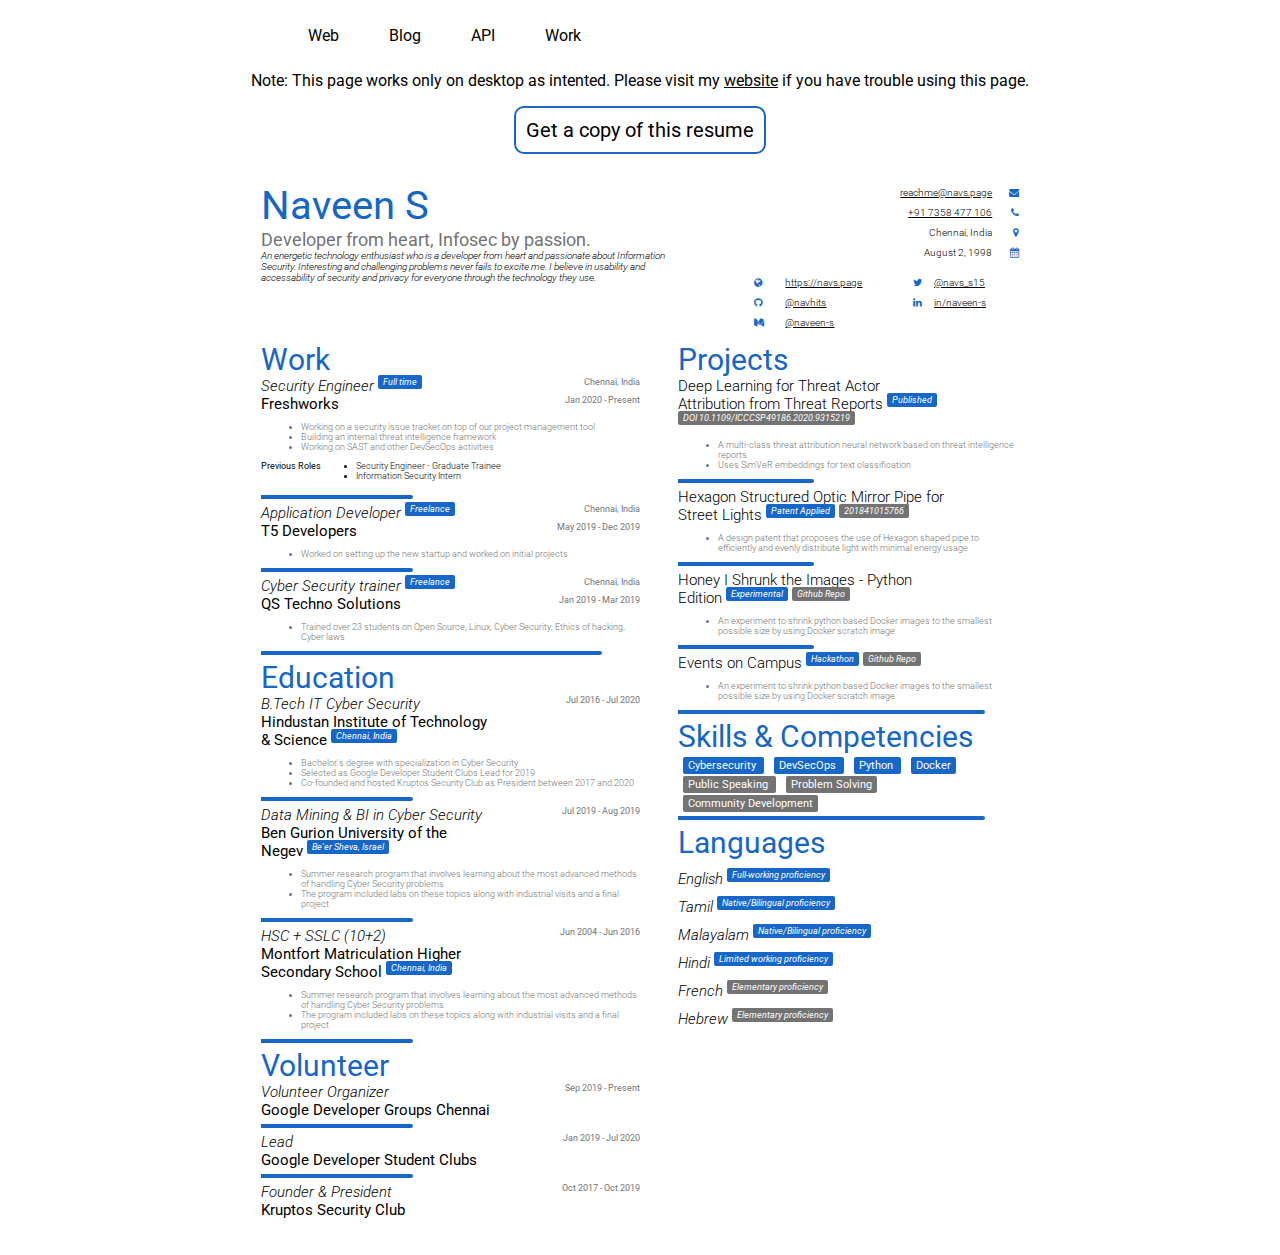
<file: index.html>
<!DOCTYPE html>
<html lang="en">

<head>
    <meta charset="UTF-8">
    <meta http-equiv="X-UA-Compatible" content="IE=edge">
    <meta name="viewport" content="width=device-width, initial-scale=1.0">
    <title>Naveen's Resume</title>
    <link rel="stylesheet" href="css/main.css">
    <link rel="stylesheet" href="css/components.css">
    <link rel="stylesheet" href="https://cdnjs.cloudflare.com/ajax/libs/font-awesome/4.7.0/css/font-awesome.css">
</head>

<body>
    <div class="a4" id="printArea">
        <div class="page-print" id="noPrint">
            <ul class="nav-list">
                <li class="nav-list-item"><a href="//navs.page">Web</a></li>
                <li class="nav-list-item"><a href="//naveen-s.medium.com">Blog</a></li>
                <li class="nav-list-item"><a href="//api.navs.page/docs">API</a></li>
                <li class="nav-list-item"><a href="//github.com/navhits">Work</a></li>
            </ul>
            <p class="note">Note: This page works only on desktop as intented. Please visit my <a
                    class="hyperlinks" href="//navs.page">website</a> if you have trouble using this page.</p>
            <input class="btn animate" type="button" onclick="generatePDF()" value="Get a copy of this resume" />
        </div>
        <div class="container">
            <section class="header-section">
                <div class="header-section-left">
                    <div class="name-title">
                        Naveen S
                    </div>
                    <div class="name-subtitle">
                        Developer from heart, Infosec by passion.
                    </div>
                    <div class="about">
                        An energetic technology enthusiast who is a developer from heart and passionate about
                        Information Security. Interesting
                        and challenging problems never fails to excite me. I believe in usability and accessability of
                        security and privacy for
                        everyone through the technology they use.
                    </div>

                </div>
                <div class="header-section-center">
                </div>
                <div class="header-section-right">
                    <div class="contact">
                        <div class="contact-item">
                            <div class="contact-item-text">
                                <a class="hyperlinks" href="mailto: reachme@navs.page">reachme@navs.page</a>
                            </div>
                            <div class="contact-item-icon">
                                <i class="fa fa-envelope" aria-hidden="true"></i>
                            </div>
                        </div>
                        <div class="contact-item">
                            <div class="contact-item-text">
                                <a class="hyperlinks" href="tel: +917358477106">+91 7358 477 106</a>
                            </div>
                            <div class="contact-item-icon">
                                <i class="fa fa-phone" aria-hidden="true"></i>
                            </div>
                        </div>
                        <div class="contact-item">
                            <div class="contact-item-text">
                                <a>Chennai, India</a>
                            </div>
                            <div class="contact-item-icon">
                                <i class="fa fa-map-marker" aria-hidden="true"></i>
                            </div>
                        </div>
                        <div class="contact-item">
                            <div class="contact-item-text">
                                <a>August 2, 1998</a>
                            </div>
                            <div class="contact-item-icon">
                                <i class="fa fa-calendar" aria-hidden="true"></i>
                            </div>
                        </div>
                    </div>
                    <div class="social">
                        <div class="social-item">
                            <div class="social-item-icon">
                                <i class="fa fa-globe" aria-hidden="true"></i>
                            </div>
                            <div class="social-item-text">
                                <a class="hyperlinks" href="//navs.page">https://navs.page</a>
                            </div>
                        </div>
                        <div class="social-item">
                            <div class="social-item-icon">
                                <i class="fa fa-twitter" aria-hidden="true"></i>
                            </div>
                            <div class="social-item-text">
                                <a class="hyperlinks" href="//twitter.com/nav_s15">@navs_s15</a>
                            </div>
                        </div>
                        <div class="social-item">
                            <div class="social-item-icon">
                                <i class="fa fa-github" aria-hidden="true"></i>
                            </div>
                            <div class="social-item-text">
                                <a class="hyperlinks" href="//github.com/navhits">@navhits</a>
                            </div>
                        </div>
                        <div class="social-item">
                            <div class="social-item-icon">
                                <i class="fa fa-linkedin" aria-hidden="true"></i>
                            </div>
                            <div class="social-item-text">
                                <a class="hyperlinks" href="//linkedin.com/in/naveen-s">in/naveen-s</a>
                            </div>
                        </div>
                        <div class="social-item">
                            <div class="social-item-icon">
                                <i class="fa fa-medium" aria-hidden="true"></i>
                            </div>
                            <div class="social-item-text">
                                <a class="hyperlinks" href="//naveen-s.medium.com">@naveen-s</a>
                            </div>
                        </div>
                    </div>
                </div>
            </section>
            <section class="body-section">
                <div class="body-section-left">
                    <div class="work">
                        <div class="work-title">
                            Work
                        </div>
                        <div class="work-items">
                            <div class="work-card">
                                <div class="work-card-row-split">
                                    <div class="work-card-role">
                                        <a>Security Engineer <span class="title-banner">Full time</span></a>
                                    </div>
                                    <div class="work-card-location">
                                        <a>Chennai, India</a>
                                    </div>
                                    <div class="work-card-org">
                                        <a>Freshworks</a>
                                    </div>
                                    <div class="work-card-timeline">
                                        <a>Jan 2020 - Present</a>
                                    </div>
                                </div>
                                <div class="work-card-row">
                                    <ul>
                                        <li>
                                            Working on a security issue tracker on top of our project management tool
                                        </li>
                                        <li>
                                            Building an internal threat intelligence framework
                                        </li>
                                        <li>
                                            Working on SAST and other DevSecOps activities
                                        </li>
                                    </ul>
                                </div>
                                <div class="work-card-history">
                                    <div class="past-roles">
                                        <a>Previous Roles</a>
                                    </div>
                                    <div class="past-role-titles">
                                        <ul class="ul-remove-padding-margin">
                                            <li>
                                                Security Engineer - Graduate Trainee
                                            </li>
                                            <li>
                                                Information Security Intern
                                            </li>
                                        </ul>
                                    </div>
                                </div>
                            </div>

                            <div class="spacer-sub-margin"></div>

                            <div class="work-card">
                                <div class="work-card-row-split">
                                    <div class="work-card-role">
                                        <a>Application Developer <span class="title-banner">Freelance</span></a>
                                    </div>
                                    <div class="work-card-location">
                                        <a>Chennai, India</a>
                                    </div>
                                    <div class="work-card-org">
                                        <a>T5 Developers</a>
                                    </div>
                                    <div class="work-card-timeline">
                                        <a>May 2019 - Dec 2019</a>
                                    </div>
                                </div>
                                <div class="work-card-row">
                                    <ul>
                                        <li>
                                            Worked on setting up the new startup and worked on initial projects
                                        </li>
                                    </ul>
                                </div>
                            </div>

                            <div class="spacer-sub-margin"></div>

                            <div class="work-card">
                                <div class="work-card-row-split">
                                    <div class="work-card-role">
                                        <a>Cyber Security trainer <span class="title-banner">Freelance</span></a>
                                    </div>
                                    <div class="work-card-location">
                                        <a>Chennai, India</a>
                                    </div>
                                    <div class="work-card-org">
                                        <a>QS Techno Solutions</a>
                                    </div>
                                    <div class="work-card-timeline">
                                        <a>Jan 2019 - Mar 2019</a>
                                    </div>
                                </div>
                                <div class="work-card-row">
                                    <ul>
                                        <li>
                                            Trained over 23 students on Open Source, Linux, Cyber Security, Ethics of
                                            hacking, Cyber laws
                                        </li>
                                    </ul>
                                </div>
                            </div>
                        </div>
                    </div>

                    <div class="spacer-margin"></div>

                    <div class="education">
                        <div class="education-title">
                            Education
                        </div>
                        <div class="education-items">
                            <div class="education-card">
                                <div class="education-card-row-split">
                                    <div class="education-card-role">
                                        <a>B.Tech IT Cyber Security</a>
                                    </div>
                                    <div class="education-card-timeline">
                                        <a>Jul 2016 - Jul 2020</a>
                                    </div>
                                </div>
                                <div class="education-card-row-org">
                                    <div class="education-card-org">
                                        <a>Hindustan Institute of Technology & Science <span
                                                class="title-banner">Chennai, India</span></a>
                                    </div>
                                </div>
                                <div class="education-card-row">
                                    <ul>
                                        <li>
                                            Bachelor's degree with specialization in Cyber Security
                                        </li>
                                        <li>
                                            Selected as Google Developer Student Clubs Lead for 2019
                                        </li>
                                        <li>
                                            Co-founded and hosted Kruptos Security Club as President between 2017 and
                                            2020
                                        </li>
                                    </ul>
                                </div>
                            </div>

                            <div class="spacer-sub-margin"></div>

                            <div class="education-card">
                                <div class="education-card-row-split">
                                    <div class="education-card-role">
                                        <a>Data Mining & BI in Cyber Security</a>
                                    </div>
                                    <div class="education-card-timeline">
                                        <a>Jul 2019 - Aug 2019</a>
                                    </div>
                                </div>
                                <div class="education-card-row-org">
                                    <div class="education-card-org">
                                        <a>Ben Gurion University of the Negev <span class="title-banner">Be'er Sheva,
                                                Israel</span></a>
                                    </div>
                                </div>
                                <div class="education-card-row">
                                    <ul>
                                        <li>
                                            Summer research program that involves learning about the most advanced
                                            methods of handling Cyber Security problems
                                        </li>
                                        <li>
                                            The program included labs on these topics along with industrial visits and a
                                            final project
                                        </li>
                                    </ul>
                                </div>
                            </div>

                            <div class="spacer-sub-margin"></div>

                            <div class="education-card">
                                <div class="education-card-row-split">
                                    <div class="education-card-role">
                                        <a>HSC + SSLC (10+2)</a>
                                    </div>
                                    <div class="education-card-timeline">
                                        <a>Jun 2004 - Jun 2016</a>
                                    </div>
                                </div>
                                <div class="education-card-row-org">
                                    <div class="education-card-org">
                                        <a>Montfort Matriculation Higher Secondary School <span
                                                class="title-banner">Chennai, India</span></a>
                                    </div>
                                </div>
                                <div class="education-card-row">
                                    <ul>
                                        <li>
                                            Summer research program that involves learning about the most advanced
                                            methods of handling Cyber
                                            Security problems
                                        </li>
                                        <li>
                                            The program included labs on these topics along with industrial visits and a
                                            final project
                                        </li>
                                    </ul>
                                </div>
                            </div>
                        </div>
                    </div>

                    <div class="spacer-sub-margin"></div>

                    <div class="volunteer">
                        <div class="volunteer-title">
                            Volunteer
                        </div>
                        <div class="volunteer-items">
                            <div class="volunteer-card">
                                <div class="volunteer-card-row-split">
                                    <div class="volunteer-card-role">
                                        <a>Volunteer Organizer</a>
                                    </div>
                                    <div class="volunteer-card-timeline">
                                        <a>Sep 2019 - Present</a>
                                    </div>
                                </div>
                                <div class="volunteer-card-row-org">
                                    <div class="volunteer-card-org">
                                        <a>Google Developer Groups Chennai</a>
                                    </div>
                                </div>
                            </div>

                            <div class="spacer-sub-margin"></div>

                            <div class="volunteer-card">
                                <div class="volunteer-card-row-split">
                                    <div class="volunteer-card-role">
                                        <a>Lead</a>
                                    </div>
                                    <div class="volunteer-card-timeline">
                                        <a>Jan 2019 - Jul 2020</a>
                                    </div>
                                </div>
                                <div class="volunteer-card-row-org">
                                    <div class="volunteer-card-org">
                                        <a>Google Developer Student Clubs</a>
                                    </div>
                                </div>
                            </div>

                            <div class="spacer-sub-margin"></div>

                            <div class="volunteer-card">
                                <div class="volunteer-card-row-split">
                                    <div class="volunteer-card-role">
                                        <a>Founder & President</a>
                                    </div>
                                    <div class="volunteer-card-timeline">
                                        <a>Oct 2017 - Oct 2019</a>
                                    </div>
                                </div>
                                <div class="volunteer-card-row-org">
                                    <div class="volunteer-card-org">
                                        <a>Kruptos Security Club</a>
                                    </div>
                                </div>
                            </div>
                        </div>
                    </div>
                </div>
                <div class="body-section-center"></div>

                <div class="body-section-right">
                    <div class="projects">
                        <div class="project-title">
                            Projects
                        </div>
                        <div class="project-items">
                            <div class="project-card">
                                <div class="project-card-row">
                                    <div class="project-card-name">
                                        <a>Deep Learning for Threat Actor Attribution from Threat Reports <span
                                                class="title-banner">Published</span> <br /><span
                                                class="title-banner-grey">DOI
                                                10.1109/ICCCSP49186.2020.9315219</span></a>
                                    </div>
                                </div>
                                <div class="project-card-row">
                                    <ul>
                                        <li>
                                            A multi-class threat attribution neural network based on threat intelligence
                                            reports
                                        </li>
                                        <li>
                                            Uses SimVeR embeddings for text classification
                                        </li>
                                    </ul>
                                </div>
                            </div>

                            <div class="spacer-sub-margin"></div>

                            <div class="project-card">
                                <div class="project-card-row">
                                    <div class="project-card-name">
                                        <a>Hexagon Structured Optic Mirror Pipe for Street Lights <span
                                                class="title-banner">Patent Applied</span>
                                            <span class="title-banner-grey">201841015766</span></a>
                                    </div>
                                </div>
                                <div class="project-card-row">
                                    <ul>
                                        <li>
                                            A design patent that proposes the use of Hexagon shaped pipe to efficiently
                                            and evenly distribute light with minimal
                                            energy usage
                                        </li>
                                    </ul>
                                </div>
                            </div>

                            <div class="spacer-sub-margin"></div>

                            <div class="project-card">
                                <div class="project-card-row">
                                    <div class="project-card-name">
                                        <a>Honey I Shrunk the Images - Python Edition <span
                                                class="title-banner">Experimental</span> <a
                                                class="hyperlinks-white no-underline"
                                                href="//github.com/navhits/honey-i-shrunk-the-images-py"><span
                                                    class="title-banner-grey">Github Repo</span></a></a>
                                    </div>
                                </div>
                                <div class="project-card-row">
                                    <ul>
                                        <li>
                                            An experiment to shrink python based Docker images to the smallest possible
                                            size by using Docker scratch image
                                        </li>
                                    </ul>
                                </div>
                            </div>

                            <div class="spacer-sub-margin"></div>

                            <div class="project-card">
                                <div class="project-card-row">
                                    <div class="project-card-name">
                                        <a>Events on Campus <span class="title-banner">Hackathon</span> <a
                                                class="hyperlinks-white no-underline"
                                                href="//github.com/navhits/EventsOnCampus"><span
                                                    class="title-banner-grey">Github Repo</span></a></a>
                                    </div>
                                </div>
                                <div class="project-card-row">
                                    <ul>
                                        <li>
                                            An experiment to shrink python based Docker images to the smallest possible
                                            size by using Docker scratch image
                                        </li>
                                    </ul>
                                </div>
                            </div>
                        </div>
                    </div>

                    <div class="spacer-margin"></div>

                    <div class="skills">
                        <div class="skills-title">
                            Skills & Competencies
                        </div>
                        <div class="skill-cards-section">
                            <span class="skill-card-blue">
                                Cybersecurity
                            </span>
                            <span class="skill-card-blue">
                                DevSecOps
                            </span>
                            <span class="skill-card-blue">
                                Python
                            </span>
                            <span class="skill-card-blue">
                                Docker
                            </span>
                            <br />
                            <span class="skill-card-grey">
                                Public Speaking
                            </span>
                            <span class="skill-card-grey">
                                Problem Solving
                            </span>
                            <br />
                            <span class="skill-card-grey">
                                Community Development
                            </span>
                        </div>
                    </div>

                    <div class="spacer-margin"></div>

                    <div class="languages">
                        <div class="languages-title">
                            Languages
                        </div>
                        <div class="language-items">
                            <div class="project-card">
                                <div class="language-card-row">
                                    <div class="language-card-name">
                                        <a>English <span
                                                class="title-banner">Full-working proficiency</span></a>
                                    </div>
                                    <div class="language-card-name">
                                        <a>Tamil <span class="title-banner">Native/Bilingual proficiency</span></a>
                                    </div>
                                    <div class="language-card-name">
                                        <a>Malayalam <span class="title-banner">Native/Bilingual proficiency</span></a>
                                    </div>
                                    <div class="language-card-name">
                                        <a>Hindi <span class="title-banner">Limited working proficiency</span></a>
                                    </div>
                                    <div class="language-card-name">
                                        <a>French <span class="title-banner-grey">Elementary proficiency</span></a>
                                    </div>
                                    <div class="language-card-name">
                                        <a>Hebrew <span class="title-banner-grey">Elementary proficiency</span></a>
                                    </div>
                                </div>
                            </div>
                        </div>
                    </div>
                </div>
            </section>
        </div>
    <div class="footer"></div>
    </div>
    
    <script>
        function generatePDF() {
            let noPrint = document.getElementById("noPrint");
            let printArea = document.getElementById("printArea");
            noPrint.remove();
            window.print();
            printArea.insertBefore(noPrint, printArea.children[0]);
        }
    </script>

</body>

</html>
</file>
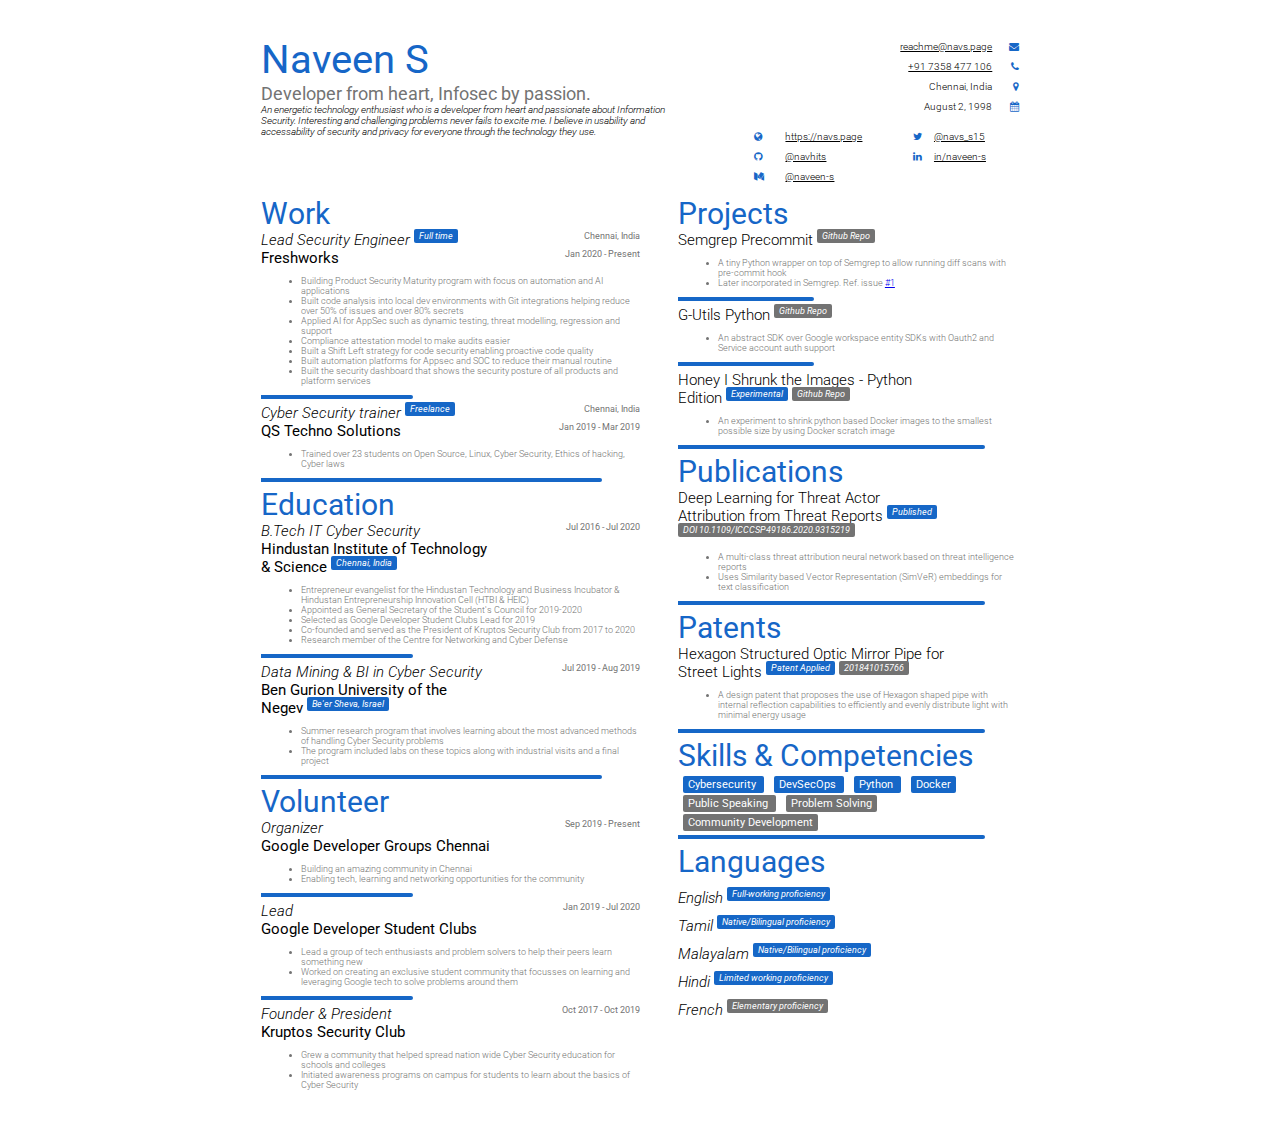
<file: pub/resume.html>
<!DOCTYPE html>
<html lang="en">

<head>
    <meta charset="UTF-8">
    <meta http-equiv="X-UA-Compatible" content="IE=edge">
    <meta name="viewport" content="width=device-width, initial-scale=1.0">
    <title>Naveen's Resume</title>
    <link rel="stylesheet" href="css/main.css">
    <link rel="stylesheet" href="css/components.css">
    <link rel="stylesheet" href="https://cdnjs.cloudflare.com/ajax/libs/font-awesome/4.7.0/css/font-awesome.css">
</head>

<body>
    <div class="a4" id="printArea">
        <div class="container">
            <section class="header-section">
                <div class="header-section-left">
                    <div class="name-title">
                        Naveen S
                    </div>
                    <div class="name-subtitle">
                        Developer from heart, Infosec by passion.
                    </div>
                    <div class="about">
                        An energetic technology enthusiast who is a developer from heart and passionate about
                        Information Security. Interesting
                        and challenging problems never fails to excite me. I believe in usability and accessability of
                        security and privacy for
                        everyone through the technology they use.
                    </div>

                </div>
                <div class="header-section-center">
                </div>
                <div class="header-section-right">
                    <div class="contact">
                        <div class="contact-item">
                            <div class="contact-item-text">
                                <a class="hyperlinks" href="mailto: reachme@navs.page">reachme@navs.page</a>
                            </div>
                            <div class="contact-item-icon">
                                <i class="fa fa-envelope" aria-hidden="true"></i>
                            </div>
                        </div>
                        <div class="contact-item">
                            <div class="contact-item-text">
                                <a class="hyperlinks" href="tel: +917358477106">+91 7358 477 106</a>
                            </div>
                            <div class="contact-item-icon">
                                <i class="fa fa-phone" aria-hidden="true"></i>
                            </div>
                        </div>
                        <div class="contact-item">
                            <div class="contact-item-text">
                                <a>Chennai, India</a>
                            </div>
                            <div class="contact-item-icon">
                                <i class="fa fa-map-marker" aria-hidden="true"></i>
                            </div>
                        </div>
                        <div class="contact-item">
                            <div class="contact-item-text">
                                <a>August 2, 1998</a>
                            </div>
                            <div class="contact-item-icon">
                                <i class="fa fa-calendar" aria-hidden="true"></i>
                            </div>
                        </div>
                    </div>
                    <div class="social">
                        <div class="social-item">
                            <div class="social-item-icon">
                                <i class="fa fa-globe" aria-hidden="true"></i>
                            </div>
                            <div class="social-item-text">
                                <a class="hyperlinks" href="//navs.page">https://navs.page</a>
                            </div>
                        </div>
                        <div class="social-item">
                            <div class="social-item-icon">
                                <i class="fa fa-twitter" aria-hidden="true"></i>
                            </div>
                            <div class="social-item-text">
                                <a class="hyperlinks" href="//twitter.com/nav_s15">@navs_s15</a>
                            </div>
                        </div>
                        <div class="social-item">
                            <div class="social-item-icon">
                                <i class="fa fa-github" aria-hidden="true"></i>
                            </div>
                            <div class="social-item-text">
                                <a class="hyperlinks" href="//github.com/navhits">@navhits</a>
                            </div>
                        </div>
                        <div class="social-item">
                            <div class="social-item-icon">
                                <i class="fa fa-linkedin" aria-hidden="true"></i>
                            </div>
                            <div class="social-item-text">
                                <a class="hyperlinks" href="//linkedin.com/in/naveen-s">in/naveen-s</a>
                            </div>
                        </div>
                        <div class="social-item">
                            <div class="social-item-icon">
                                <i class="fa fa-medium" aria-hidden="true"></i>
                            </div>
                            <div class="social-item-text">
                                <a class="hyperlinks" href="//naveen-s.medium.com">@naveen-s</a>
                            </div>
                        </div>
                    </div>
                </div>
            </section>
            <section class="body-section">
                <div class="body-section-left">
                    <div class="work">
                        <div class="work-title">
                            Work
                        </div>
                        <div class="work-items">
                            <div class="work-card">
                                <div class="work-card-row-split">
                                    <div class="work-card-role">
                                        <a>Lead Security Engineer <span class="title-banner">Full time</span></a>
                                    </div>
                                    <div class="work-card-location">
                                        <a>Chennai, India</a>
                                    </div>
                                    <div class="work-card-org">
                                        <a>Freshworks</a>
                                    </div>
                                    <div class="work-card-timeline">
                                        <a>Jan 2020 - Present</a>
                                    </div>
                                </div>
                                <div class="work-card-row">
                                    <ul>
                                        <li>
                                            Building Product Security Maturity program with focus on automation and AI applications
                                        </li>
                                        <li>
                                            Built code analysis into local dev environments with Git integrations helping reduce over 50% of issues and over 80% secrets
                                        </li>
                                        <li>
                                            Applied AI for AppSec such as dynamic testing, threat modelling, regression and support
                                        </li>
                                        <li>
                                            Compliance attestation model to make audits easier
                                        </li>
                                        <li>
                                            Built a Shift Left strategy for code security enabling proactive code quality
                                        </li>
                                        <li>
                                            Built automation platforms for Appsec and SOC to reduce their manual routine
                                        </li>
                                        <li>
                                            Built the security dashboard that shows the security posture of all products and platform services
                                        </li>
                                    </ul>
                                </div>
                            </div>

                            <div class="spacer-sub-margin"></div>

                            <div class="work-card">
                                <div class="work-card-row-split">
                                    <div class="work-card-role">
                                        <a>Cyber Security trainer <span class="title-banner">Freelance</span></a>
                                    </div>
                                    <div class="work-card-location">
                                        <a>Chennai, India</a>
                                    </div>
                                    <div class="work-card-org">
                                        <a>QS Techno Solutions</a>
                                    </div>
                                    <div class="work-card-timeline">
                                        <a>Jan 2019 - Mar 2019</a>
                                    </div>
                                </div>
                                <div class="work-card-row">
                                    <ul>
                                        <li>
                                            Trained over 23 students on Open Source, Linux, Cyber Security, Ethics of
                                            hacking, Cyber laws
                                        </li>
                                    </ul>
                                </div>
                            </div>
                        </div>
                    </div>

                    <div class="spacer-margin"></div>

                    <div class="education">
                        <div class="education-title">
                            Education
                        </div>
                        <div class="education-items">
                            <div class="education-card">
                                <div class="education-card-row-split">
                                    <div class="education-card-role">
                                        <a>B.Tech IT Cyber Security</a>
                                    </div>
                                    <div class="education-card-timeline">
                                        <a>Jul 2016 - Jul 2020</a>
                                    </div>
                                </div>
                                <div class="education-card-row-org">
                                    <div class="education-card-org">
                                        <a>Hindustan Institute of Technology & Science <span
                                                class="title-banner">Chennai, India</span></a>
                                    </div>
                                </div>
                                <div class="education-card-row">
                                    <ul>
                                        <li>
                                            Entrepreneur evangelist for the 
                                            Hindustan Technology and Business Incubator & 
                                            Hindustan Entrepreneurship Innovation Cell (HTBI & HEIC)
                                        </li>
                                        <li>
                                            Appointed as General Secretary of the Student's Council for 2019-2020
                                        </li>
                                        <li>
                                            Selected as Google Developer Student Clubs Lead for 2019
                                        </li>
                                        <li>
                                            Co-founded and served as the President of Kruptos Security Club from 
                                            2017 to 2020
                                        </li>
                                        <li>
                                            Research member of the Centre for Networking and Cyber Defense
                                        </li>
                                    </ul>
                                </div>
                            </div>

                            <div class="spacer-sub-margin"></div>

                            <div class="education-card">
                                <div class="education-card-row-split">
                                    <div class="education-card-role">
                                        <a>Data Mining & BI in Cyber Security</a>
                                    </div>
                                    <div class="education-card-timeline">
                                        <a>Jul 2019 - Aug 2019</a>
                                    </div>
                                </div>
                                <div class="education-card-row-org">
                                    <div class="education-card-org">
                                        <a>Ben Gurion University of the Negev <span class="title-banner">Be'er Sheva,
                                                Israel</span></a>
                                    </div>
                                </div>
                                <div class="education-card-row">
                                    <ul>
                                        <li>
                                            Summer research program that involves learning about the most advanced
                                            methods of handling Cyber Security problems
                                        </li>
                                        <li>
                                            The program included labs on these topics along with industrial visits and a
                                            final project
                                        </li>
                                    </ul>
                                </div>
                            </div>
                        </div>
                    </div>

                    <div class="spacer-margin"></div>

                    <div class="volunteer">
                        <div class="volunteer-title">
                            Volunteer
                        </div>
                        <div class="volunteer-items">
                            <div class="volunteer-card">
                                <div class="volunteer-card-row-split">
                                    <div class="volunteer-card-role">
                                        <a>Organizer</a>
                                    </div>
                                    <div class="volunteer-card-timeline">
                                        <a>Sep 2019 - Present</a>
                                    </div>
                                </div>
                                <div class="volunteer-card-row-org">
                                    <div class="volunteer-card-org">
                                        <a>Google Developer Groups Chennai</a>
                                    </div>
                                </div>
                                <div class="volunteer-card-row">
                                    <ul>
                                        <li>
                                            Building an amazing community in Chennai
                                        </li>
                                        <li>
                                            Enabling tech, learning and networking opportunities for the community
                                        </li>
                                    </ul>
                                </div>
                            </div>

                            <div class="spacer-sub-margin"></div>

                            <div class="volunteer-card">
                                <div class="volunteer-card-row-split">
                                    <div class="volunteer-card-role">
                                        <a>Lead</a>
                                    </div>
                                    <div class="volunteer-card-timeline">
                                        <a>Jan 2019 - Jul 2020</a>
                                    </div>
                                </div>
                                <div class="volunteer-card-row-org">
                                    <div class="volunteer-card-org">
                                        <a>Google Developer Student Clubs</a>
                                    </div>
                                </div>
                                <div class="volunteer-card-row">
                                    <ul>
                                        <li>
                                            Lead a group of tech enthusiasts and problem solvers to help their peers learn something new
                                        </li>
                                        <li>
                                            Worked on creating an exclusive student community that focusses on learning and 
                                            leveraging Google tech to solve problems around them
                                        </li>
                                    </ul>
                                </div>
                            </div>

                            <div class="spacer-sub-margin"></div>

                            <div class="volunteer-card">
                                <div class="volunteer-card-row-split">
                                    <div class="volunteer-card-role">
                                        <a>Founder & President</a>
                                    </div>
                                    <div class="volunteer-card-timeline">
                                        <a>Oct 2017 - Oct 2019</a>
                                    </div>
                                </div>
                                <div class="volunteer-card-row-org">
                                    <div class="volunteer-card-org">
                                        <a>Kruptos Security Club</a>
                                    </div>
                                </div>
                                <div class="volunteer-card-row">
                                    <ul>
                                        <li>
                                            Grew a community that helped spread nation wide Cyber Security education for schools and colleges
                                        </li>
                                        <li>
                                            Initiated awareness programs on campus for students to learn about the basics of Cyber Security
                                        </li>
                                    </ul>
                                </div>
                            </div>
                        </div>
                    </div>
                </div>
                <div class="body-section-center"></div>

                <div class="body-section-right">
                    <div class="projects">
                        <div class="project-title">
                            Projects
                        </div>
                        <div class="project-items">

                            <div class="project-card">
                                <div class="project-card-row">
                                    <div class="project-card-name">
                                        <a>Semgrep Precommit <a class="hyperlinks-white no-underline" href="//github.com/navhits/semgrep-precommit"><span
                                                    class="title-banner-grey">Github Repo</span></a></a>
                                    </div>
                                </div>
                                <div class="project-card-row">
                                    <ul>
                                        <li>
                                            A tiny Python wrapper on top of Semgrep to allow running diff scans with pre-commit hook
                                        </li>
                                        <li>
                                            Later incorporated in Semgrep. Ref. issue <a href="//github.com/navhits/semgrep-precommit/issues/1">#1</a>
                                        </li>
                                    </ul>
                                </div>
                            </div>
                            
                            <div class="spacer-sub-margin"></div>

                            <div class="project-card">
                                <div class="project-card-row">
                                    <div class="project-card-name">
                                        <a>G-Utils Python <a
                                                class="hyperlinks-white no-underline" href="//github.com/navhits/gutils-python"><span
                                                    class="title-banner-grey">Github Repo</span></a></a>
                                    </div>
                                </div>
                                <div class="project-card-row">
                                    <ul>
                                        <li>
                                            An abstract SDK over Google workspace entity SDKs with Oauth2 and 
                                            Service account auth support
                                        </li>
                                    </ul>
                                </div>
                            </div>
                            
                            <div class="spacer-sub-margin"></div>

                            <div class="project-card">
                                <div class="project-card-row">
                                    <div class="project-card-name">
                                        <a>Honey I Shrunk the Images - Python Edition <span
                                                class="title-banner">Experimental</span> <a
                                                class="hyperlinks-white no-underline"
                                                href="//github.com/navhits/honey-i-shrunk-the-images-py"><span
                                                    class="title-banner-grey">Github Repo</span></a></a>
                                    </div>
                                </div>
                                <div class="project-card-row">
                                    <ul>
                                        <li>
                                            An experiment to shrink python based Docker images to the smallest possible
                                            size by using Docker scratch image
                                        </li>
                                    </ul>
                                </div>
                            </div>
                        </div>
                    </div>

                    <div class="spacer-margin"></div>

                    <div class="publications">
                        <div class="publication-title">
                            Publications
                        </div>
                        <div class="publication-items">
                            <div class="publication-card">
                                    <div class="publication-card-row">
                                        <div class="publication-card-name">
                                            <a>Deep Learning for Threat Actor Attribution from Threat Reports <span
                                                    class="title-banner">Published</span> <br /><a 
                                                    class="hyperlinks-white no-underline" 
                                                    href="//doi.org/10.1109/ICCCSP49186.2020.9315219"><span
                                                    class="title-banner-grey">DOI
                                                    10.1109/ICCCSP49186.2020.9315219</span></a>
                                        </div>
                                    </div>
                                    <div class="publication-card-row">
                                        <ul>
                                            <li>
                                                A multi-class threat attribution neural network based on threat intelligence
                                                reports
                                            </li>
                                            <li>
                                                Uses Similarity based Vector Representation (SimVeR) embeddings for text classification
                                            </li>
                                        </ul>
                                    </div>
                                </div>
                            </div>
                    </div>
                    
                    <div class="spacer-margin"></div>

                    <div class="patents">
                        <div class="patent-title">
                            Patents
                        </div>
                        <div class="patent-card">
                            <div class="patent-card-row">
                                <div class="patent-card-name">
                                    <a>Hexagon Structured Optic Mirror Pipe for Street Lights <span class="title-banner">Patent Applied</span>
                                        <span class="title-banner-grey">201841015766</span></a>
                                </div>
                            </div>
                            <div class="patent-card-row">
                                <ul>
                                    <li>
                                        A design patent that proposes the use of Hexagon shaped pipe with internal reflection capabilities
                                        to efficiently and evenly distribute light with minimal energy usage
                                    </li>
                                </ul>
                            </div>
                        </div>
                    </div>

                    <div class="spacer-margin"></div>

                    <div class="skills">
                        <div class="skills-title">
                            Skills & Competencies
                        </div>
                        <div class="skill-cards-section">
                            <span class="skill-card-blue">
                                Cybersecurity
                            </span>
                            <span class="skill-card-blue">
                                DevSecOps
                            </span>
                            <span class="skill-card-blue">
                                Python
                            </span>
                            <span class="skill-card-blue">
                                Docker
                            </span>
                            <br />
                            <span class="skill-card-grey">
                                Public Speaking
                            </span>
                            <span class="skill-card-grey">
                                Problem Solving
                            </span>
                            <br />
                            <span class="skill-card-grey">
                                Community Development
                            </span>
                        </div>
                    </div>

                    <div class="spacer-margin"></div>

                    <div class="languages">
                        <div class="languages-title">
                            Languages
                        </div>
                        <div class="language-items">
                            <div class="project-card">
                                <div class="language-card-row">
                                    <div class="language-card-name">
                                        <a>English <span class="title-banner">Full-working proficiency</span></a>
                                    </div>
                                    <div class="language-card-name">
                                        <a>Tamil <span class="title-banner">Native/Bilingual proficiency</span></a>
                                    </div>
                                    <div class="language-card-name">
                                        <a>Malayalam <span class="title-banner">Native/Bilingual proficiency</span></a>
                                    </div>
                                    <div class="language-card-name">
                                        <a>Hindi <span class="title-banner">Limited working proficiency</span></a>
                                    </div>
                                    <div class="language-card-name">
                                        <a>French <span class="title-banner-grey">Elementary proficiency</span></a>
                                    </div>
                                </div>
                            </div>
                        </div>
                    </div>
                </div>
            </section>
        </div>
    </div>
</body>

</html>
</file>
<file: css/main.css>
@import url('https://fonts.googleapis.com/css2?family=Roboto:ital,wght@0,100;0,300;0,400;0,500;0,700;0,900;1,100;1,300;1,400;1,500;1,700;1,900&display=swap');
html, body, * {
    font-family: 'Roboto', sans-serif;
}
body {
    background: #fff
}

.fa {
    color: #1667C7;
}

.hyperlinks {
    color: #000;
}

.no-underline {
    text-decoration: none;
}

.hyperlinks-white {
    color: #fff;
}

.ul-remove-padding-margin {
    padding-left: 0;
    margin-top: 0;
}

.btn {
    background-color: transparent;
    border: 2px solid #1667C7;
    border-radius: 10px;
    cursor: pointer;
    font-size: 20px; 
    padding: 10px;
    margin: auto;
    display: block;
    text-align: center;
    font-weight: 400;
}
.btn:hover, .btn:focus {
    outline: 0;
}

.animate {
  border-color: #1667C7;
  color: #000;
  background-image: linear-gradient(45deg, #1667C7 50%, transparent 50%);
  background-position: 100%;
  background-size: 250%;
  transition: background 500ms ease-in-out;
}
.animate:hover {
    background-position: 0;
    color: #fff;
}

.note {
    text-align: center;
}

.nav-list {
    list-style-type: none;
    overflow: hidden;
}

.nav-list-item {
    float: left;
}

.nav-list-item a {
    display: block;
    color: #000;
    text-align: center;
    padding: 5px 20px;
    margin: 5px 5px;
    border-radius: 5px;
    text-decoration: none;
}

.nav-list-item a:hover {
    background: #1667C7;
    color: #fff;
    transition: color 300ms ease-in-out;
    transition: background 300ms ease-in-out;
}
</file>
<file: css/components.css>
.a4 {
    width: 210mm;
    background: #fff;
    margin: auto;
}
.container {
    padding: 28px 18px 28px 18px;
}

.header-section {
  display: grid;
  grid-template-columns: 55% 10% 35%;
}

.header-section-left > .name-title {
    font-size: 40px;
    font-weight: 400;
    color: #1666c7;
}

.name-subtitle {
    color: #737373;
    font-size: 18px;
}

.header-section-left > .about {
    font-size: 10px;
    font-weight: 300;
    font-style: italic;
    height: 48px;
}

.header-section-right {
    margin-top: 5px;
}

.header-section-right > .contact {
    font-size: 10px;
    font-weight: 300;
}

.header-section-right > .contact > .contact-item {
    display: grid;
    grid-template-columns: 90% 10%;
    grid-template-rows: 20px;
    text-align: right;
}

.header-section-right > .social {
    margin-top: 10px;
    font-size: 10px;
    font-weight: 300;
    display: grid;
    grid-template-columns: 60% 40%;
    grid-template-rows: auto;
}

.header-section-right > .social > .social-item {
    display: grid;
    grid-template-columns: 20% 80%;
    grid-template-rows: 20px;
}

.body-section {
    padding-top: 5px;
    display: grid;
    grid-template-columns: 50% 5% 45%;
    grid-template-rows: auto;
}

.work-title, .education-title, .volunteer-title, .project-title, .skills-title, .languages-title {
    font-size: 30px;
    font-weight: 400;
    color: #1666c7;
}

.work-card-row-split, .education-card-row-split, .volunteer-card-row-split {
    display: grid;
    grid-template-columns: 70% 30%;
    grid-template-rows: auto;
}

.work-card-role, .education-card-role, .volunteer-card-role {
    font-size: 15px;
    font-weight: 300;
    font-style: italic;
}

.education-card-row-org {
    width: 60%;
}


.work-card-org, .education-card-org, .volunteer-card-org {
    font-size: 15px;
    font-weight: 400;
}

.project-card-name {
    font-size: 15px;
    width: 80%;
    color: #000;
    font-weight: 300;
}

.language-card-name {
    font-size: 15px;
    font-weight: 300;
    font-style: italic;
    padding: 10px 0 0 0;
}

.title-banner {
    background: #1667C7;
    border-radius: 2px;
    color: #fff;
    font-size: 9px;
    font-weight: 400;
    font-style: italic;
    padding: 2px 5px 2px 5px;
    text-align: center;
    vertical-align: text-top;
    margin-top: 1px;
}

.skill-card-blue {
    background: #1667C7;
    border-radius: 2px;
    color: #fff;
    font-size: 11px;
    font-weight: 400;
    padding: 2px 5px 2px 5px;
    text-align: center;
    margin: 0 5px 0 5px;
}

.skill-card-grey {
    background: #737373;
    border-radius: 2px;
    color: #fff;
    font-size: 11px;
    font-weight: 400;
    padding: 2px 5px 2px 5px;
    text-align: center;
    margin: 0 5px 0 5px;
}

.title-banner-grey {
    background: #737373;
    border-radius: 2px;
    color: #fff;
    font-size: 9px;
    font-weight: 400;
    font-style: italic;
    padding: 2px 5px 2px 5px;
    text-align: center;
    vertical-align: text-top;
    margin-top: 1px;
}

.work-card-location, .work-card-timeline,
.education-card-location, .education-card-timeline,
.volunteer-card-location, .volunteer-card-timeline  {
    font-size: 9px;
    font-weight: 400;
    color: #737373;
    text-align: right;
}

.work-card-row, .education-card-row, .volunteer-card-row, .project-card-row {
    font-size: 9px;
    font-weight: 300;
    color: #737373;
}

.work-card-history {
    display: grid;
    grid-template-columns: 25% 75%;
    grid-template-rows: auto;
}

.work-card-history .past-roles {
    font-size: 9px;
    font-weight: 400;
}

.work-card-history .past-role-titles {
    font-size: 9px;
    font-weight: 300;
}

.spacer-sub-margin {
    height: 4px;
    width: 40%;
    background: #1667C7;
    margin: 5px 0 5px 0;
    border-radius: 0 5px 5px 0;
}
.spacer-margin {
    height: 4px;
    width: 90%;
    background: #1667C7;
    margin: 5px 0 5px 0;
    border-radius: 0 5px 5px 0;
}
</file>
<file: pub/css/main.css>
@import url('https://fonts.googleapis.com/css2?family=Roboto:ital,wght@0,100;0,300;0,400;0,500;0,700;0,900;1,100;1,300;1,400;1,500;1,700;1,900&display=swap');
html, body, * {
    font-family: 'Roboto', sans-serif;
}
body {
    background: #fff
}
</file>
<file: pub/css/components.css>
.a4 {
    width: 210mm;
    background: #fff;
    margin: auto;
}
.container {
    padding: 28px 18px 28px 18px;
}

.fa {
    color: #1667C7;
}

.hyperlinks {
    color: #000;
}

.no-underline {
    text-decoration: none;
}

.hyperlinks-white {
    color: #fff;
}

.ul-remove-padding-margin {
    padding-left: 0;
    margin-top: 0;
}

.header-section {
  display: grid;
  grid-template-columns: 55% 10% 35%;
}

.header-section-left > .name-title {
    font-size: 40px;
    font-weight: 400;
    color: #1666c7;
}

.name-subtitle {
    color: #737373;
    font-size: 18px;
}

.header-section-left > .about {
    font-size: 10px;
    font-weight: 300;
    font-style: italic;
    height: 48px;
}

.header-section-right {
    margin-top: 5px;
}

.header-section-right > .contact {
    font-size: 10px;
    font-weight: 300;
}

.header-section-right > .contact > .contact-item {
    display: grid;
    grid-template-columns: 90% 10%;
    grid-template-rows: 20px;
    text-align: right;
}

.header-section-right > .social {
    margin-top: 10px;
    font-size: 10px;
    font-weight: 300;
    display: grid;
    grid-template-columns: 60% 40%;
    grid-template-rows: auto;
}

.header-section-right > .social > .social-item {
    display: grid;
    grid-template-columns: 20% 80%;
    grid-template-rows: 20px;
}

.body-section {
    padding-top: 5px;
    display: grid;
    grid-template-columns: 50% 5% 45%;
    grid-template-rows: auto;
}

.work-title, .education-title, .volunteer-title, .project-title, .skills-title, .languages-title, .patent-title, .publication-title {
    font-size: 30px;
    font-weight: 400;
    color: #1666c7;
}

.work-card-row-split, .education-card-row-split, .volunteer-card-row-split {
    display: grid;
    grid-template-columns: 70% 30%;
    grid-template-rows: auto;
}

.work-card-role, .education-card-role, .volunteer-card-role {
    font-size: 15px;
    font-weight: 300;
    font-style: italic;
}

.education-card-row-org {
    width: 60%;
}


.work-card-org, .education-card-org, .volunteer-card-org {
    font-size: 15px;
    font-weight: 400;
}

.project-card-name, .patent-card-name, .publication-card-name {
    font-size: 15px;
    width: 80%;
    color: #000;
    font-weight: 300;
}

.language-card-name {
    font-size: 15px;
    font-weight: 300;
    font-style: italic;
    padding: 10px 0 0 0;
}

.title-banner {
    background: #1667C7;
    border-radius: 2px;
    color: #fff;
    font-size: 9px;
    font-weight: 400;
    font-style: italic;
    padding: 2px 5px 2px 5px;
    text-align: center;
    vertical-align: text-top;
    margin-top: 1px;
}

.skill-card-blue {
    background: #1667C7;
    border-radius: 2px;
    color: #fff;
    font-size: 11px;
    font-weight: 400;
    padding: 2px 5px 2px 5px;
    text-align: center;
    margin: 0 5px 0 5px;
}

.skill-card-grey {
    background: #737373;
    border-radius: 2px;
    color: #fff;
    font-size: 11px;
    font-weight: 400;
    padding: 2px 5px 2px 5px;
    text-align: center;
    margin: 0 5px 0 5px;
}

.title-banner-grey {
    background: #737373;
    border-radius: 2px;
    color: #fff;
    font-size: 9px;
    font-weight: 400;
    font-style: italic;
    padding: 2px 5px 2px 5px;
    text-align: center;
    vertical-align: text-top;
    margin-top: 1px;
}

.work-card-location, .work-card-timeline,
.education-card-location, .education-card-timeline,
.volunteer-card-location, .volunteer-card-timeline  {
    font-size: 9px;
    font-weight: 400;
    color: #737373;
    text-align: right;
}

.work-card-row, .education-card-row, .volunteer-card-row, .project-card-row, .patent-card-row, .publication-card-row {
    font-size: 9px;
    font-weight: 300;
    color: #737373;
}

.work-card-history {
    display: grid;
    grid-template-columns: 25% 75%;
    grid-template-rows: auto;
}

.work-card-history .past-roles {
    font-size: 9px;
    font-weight: 400;
}

.work-card-history .past-role-titles {
    font-size: 9px;
    font-weight: 300;
}

.spacer-sub-margin {
    height: 4px;
    width: 40%;
    background: #1667C7;
    margin: 5px 0 5px 0;
    border-radius: 0 5px 5px 0;
}
.spacer-margin {
    height: 4px;
    width: 90%;
    background: #1667C7;
    margin: 5px 0 5px 0;
    border-radius: 0 5px 5px 0;
}
</file>
